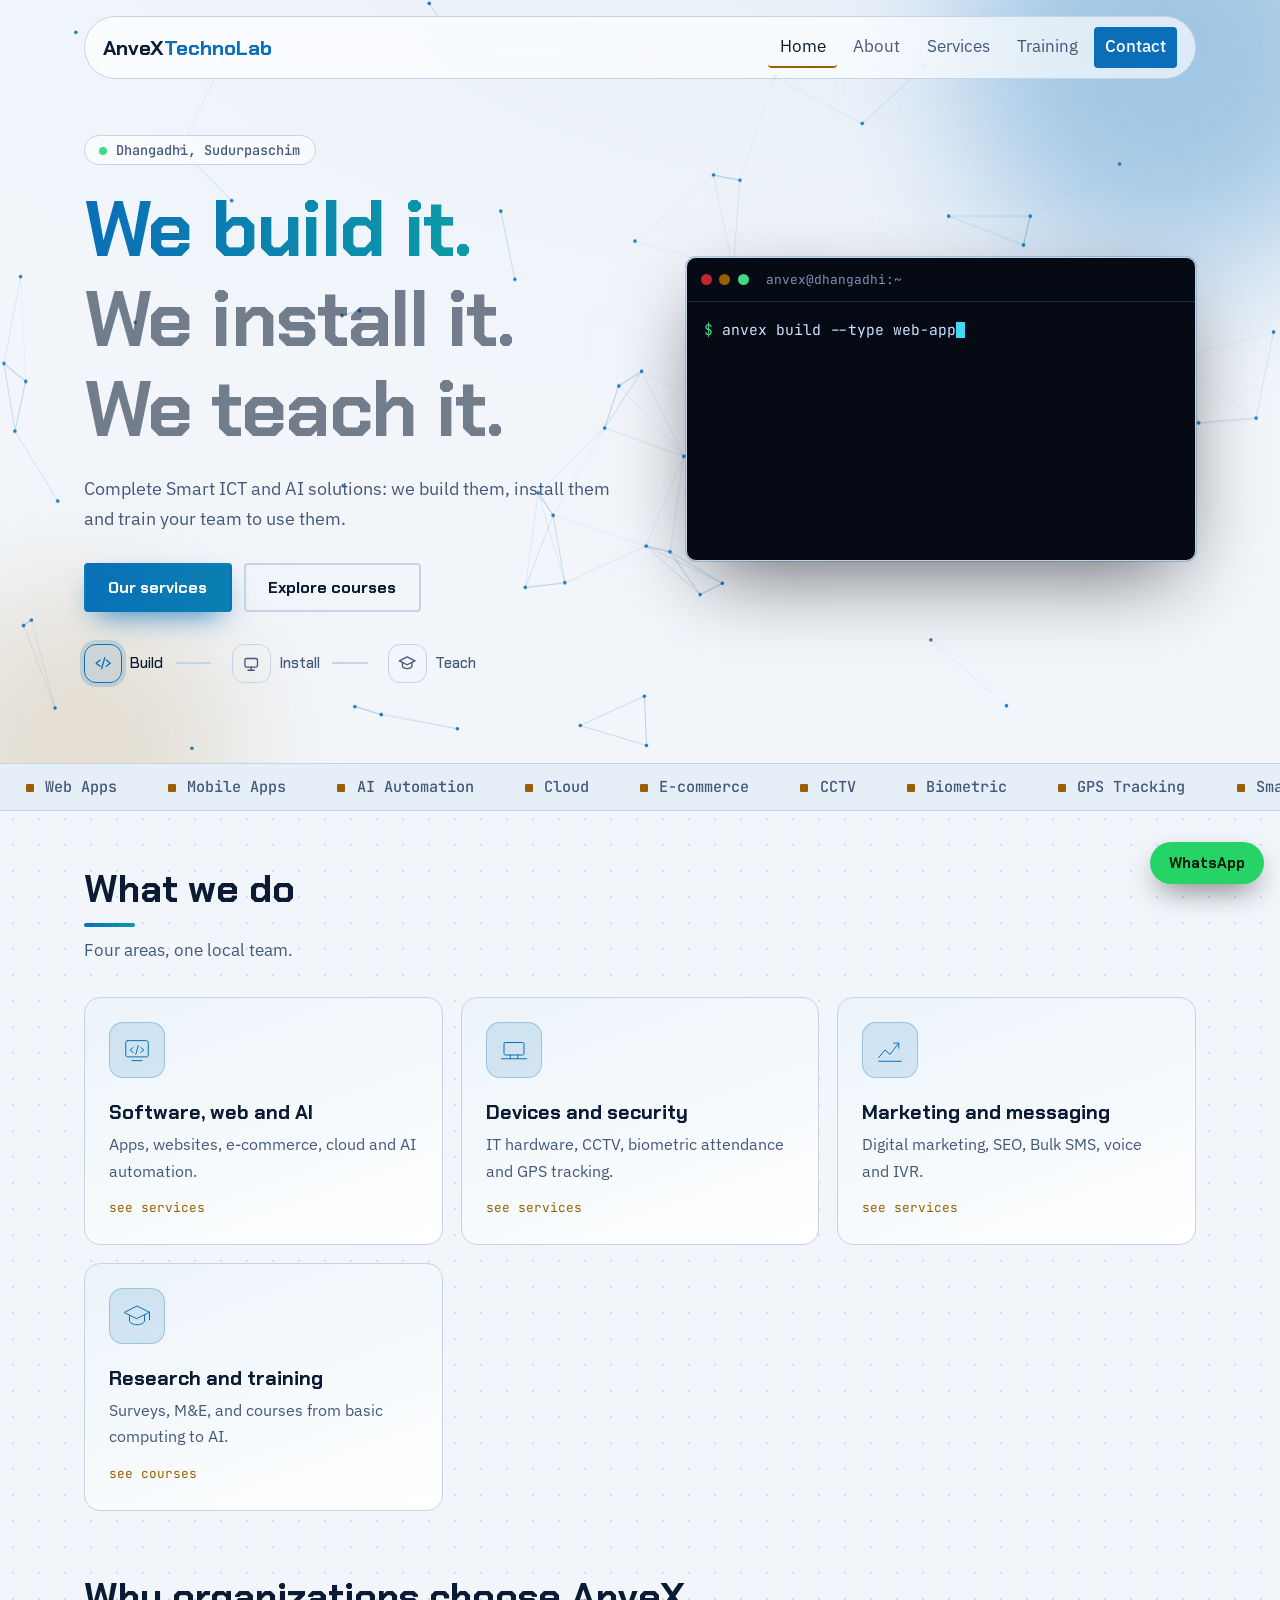
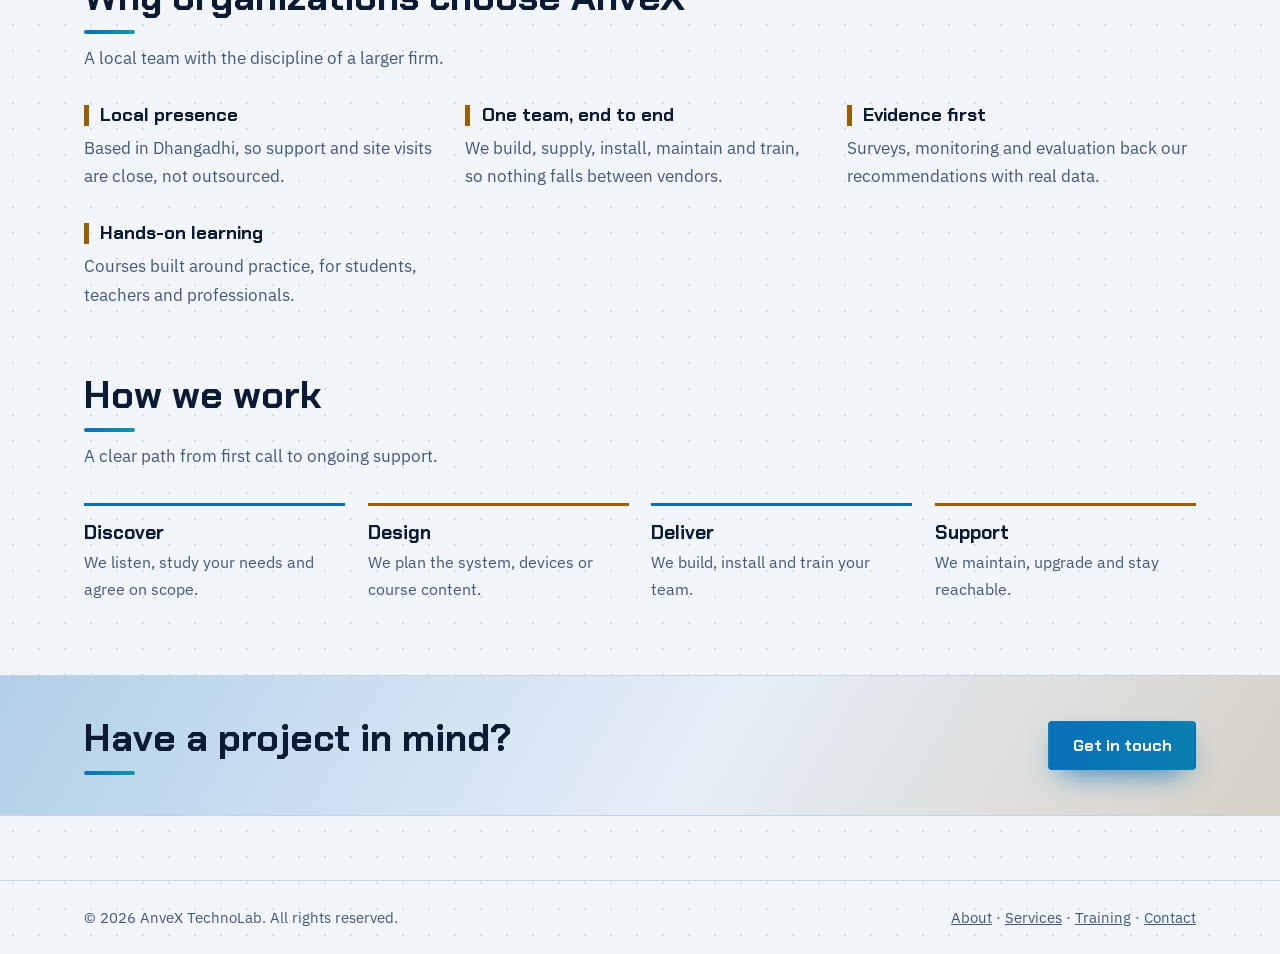
<file: index.html>
<!DOCTYPE html>
<html lang="en">
<head>
<meta charset="utf-8">
<meta name="viewport" content="width=device-width, initial-scale=1, viewport-fit=cover">
<title>AnveX TechnoLab | Smart ICT Solutions & AI Training Nepal</title>
<meta name="description" content="AnveX TechnoLab: ICT services, AI automation, security devices, digital marketing, research and industry-ready technology training in Dhangadhi, Nepal.">
<meta name="keywords" content="AnveX TechnoLab, IT institute Dhangadhi, ICT solutions Nepal, AI training Dhangadhi, computer course Dhangadhi, cyber security Nepal, CCTV Dhangadhi">
<meta property="og:title" content="AnveX TechnoLab | Smart ICT Solutions & AI Training Nepal">
<meta property="og:description" content="AnveX TechnoLab: ICT services, AI automation, security devices, digital marketing, research and industry-ready technology training in Dhangadhi, Nepal.">
<link rel="canonical" href="https://dineshuba-oss.github.io/index/">
<meta property="og:type" content="website">
<meta property="og:site_name" content="AnveX TechnoLab">
<meta property="og:url" content="https://dineshuba-oss.github.io/index/">
<meta property="og:image" content="https://dineshuba-oss.github.io/index/images/og-card.jpg">
<meta property="og:image:width" content="1200">
<meta property="og:image:height" content="630">
<meta name="twitter:card" content="summary_large_image">
<meta name="twitter:title" content="AnveX TechnoLab | Smart ICT Solutions & AI Training Nepal">
<meta name="twitter:description" content="AnveX TechnoLab: ICT services, AI automation, security devices, digital marketing, research and industry-ready technology training in Dhangadhi, Nepal.">
<meta name="twitter:image" content="https://dineshuba-oss.github.io/index/images/og-card.jpg">
<script type="application/ld+json">{
 "@context": "https://schema.org",
 "@type": "LocalBusiness",
 "name": "AnveX TechnoLab",
 "url": "https://dineshuba-oss.github.io/index/",
 "image": "https://dineshuba-oss.github.io/index/images/og-card.jpg",
 "description": "ICT solutions, AI automation, security and surveillance devices, digital marketing, research and training from Dhangadhi, Nepal.",
 "telephone": "+977-9852675987",
 "email": "anvextechnolab@gmail.com",
 "address": {
  "@type": "PostalAddress",
  "addressLocality": "Dhangadhi",
  "addressRegion": "Sudurpaschim Province",
  "addressCountry": "NP"
 },
 "areaServed": [
  "Nepal",
  "Worldwide"
 ]
}</script>
<link rel="icon" href="data:image/svg+xml,%3Csvg xmlns='http://www.w3.org/2000/svg' viewBox='0 0 100 100'%3E%3Ctext y='.9em' font-size='90'%3E%F0%9F%92%A0%3C/text%3E%3C/svg%3E">
<link rel="preconnect" href="https://fonts.googleapis.com">
<link rel="preconnect" href="https://fonts.gstatic.com" crossorigin>
<link href="https://fonts.googleapis.com/css2?family=Chakra+Petch:wght@500;700&family=IBM+Plex+Sans:wght@400;500&family=JetBrains+Mono:wght@400;700&display=swap" rel="stylesheet">
<link rel="stylesheet" href="style.css">
</head>
<body>
<header class="top">
  <canvas id="net" aria-hidden="true"></canvas>
  <div class="orb o1" aria-hidden="true"></div><div class="orb o2" aria-hidden="true"></div>
  <div class="wrap">
    <nav>
      <a class="logo" href="index.html">AnveX<b>TechnoLab</b></a>
      <button class="menu" type="button" aria-expanded="false" aria-controls="links">Menu</button>
      <div class="links" id="links"><a class="on" href="index.html" aria-current="page">Home</a><a href="about.html">About</a><a href="services.html">Services</a><a href="training.html">Training</a><a class="cta" href="contact.html">Contact</a></div>
    </nav>
          <div class="hero">
        <div>
          <span class="badge">Dhangadhi, Sudurpaschim</span>
          <h1 id="h1"><span class="line l1">We build it.</span><span class="line l2">We install it.</span><span class="line l3">We teach it.</span></h1>
          <p class="lead">Complete Smart ICT and AI solutions: we build them, install them and train your team to use them.</p>
          <div class="btns"><a class="btn main" href="services.html">Our services</a><a class="btn alt" href="training.html">Explore courses</a></div>
          <ol class="flow" aria-hidden="true">
            <li><svg viewBox="0 0 24 24"><path d="M8 8l-5 4 5 4M16 8l5 4-5 4M14 5l-4 14"/></svg><span>Build</span></li>
            <li><svg viewBox="0 0 24 24"><rect x="4" y="6" width="16" height="11" rx="2"/><path d="M8 21h8M12 17v4"/></svg><span>Install</span></li>
            <li><svg viewBox="0 0 24 24"><path d="M2 9l10-5 10 5-10 5z"/><path d="M6 11v5c0 1.5 3 3 6 3s6-1.5 6-3v-5"/></svg><span>Teach</span></li>
          </ol>
        </div>
        <div class="term" role="img" aria-label="Animated terminal showing AnveX services">
          <div class="bar"><i></i><i></i><i></i><span>anvex@dhangadhi:~</span></div>
          <div id="tbody"></div>
        </div>
      </div>
    
  </div>
</header>
<div class="tick" aria-hidden="true"><div id="tk"></div></div>
<main>
  <section><div class="wrap">
    <h2>What we do</h2>
    <p class="sub">Four areas, one local team.</p>
    <div class="grid">
      <a class="card" href="services.html"><svg viewBox="0 0 48 48"><rect x="6" y="9" width="36" height="26" rx="3"/><path d="M18 20l-5 4 5 4M30 20l5 4-5 4M26 17l-4 14M16 41h16"/></svg><h3>Software, web and AI</h3><p>Apps, websites, e-commerce, cloud and AI automation.</p><span class="tag">see services</span></a>
      <a class="card" href="services.html"><svg viewBox="0 0 48 48"><rect x="8" y="12" width="32" height="20" rx="2"/><path d="M4 38h40M18 32v6M30 32v6"/></svg><h3>Devices and security</h3><p>IT hardware, CCTV, biometric attendance and GPS tracking.</p><span class="tag">see services</span></a>
      <a class="card" href="services.html"><svg viewBox="0 0 48 48"><path d="M6 36l10-12 8 7 14-18"/><path d="M30 13h8v8M6 42h36"/></svg><h3>Marketing and messaging</h3><p>Digital marketing, SEO, Bulk SMS, voice and IVR.</p><span class="tag">see services</span></a>
      <a class="card" href="training.html"><svg viewBox="0 0 48 48"><path d="M4 18L24 8l20 10-20 10z"/><path d="M12 23v9c0 3 6 6 12 6s12-3 12-6v-9M44 18v12"/></svg><h3>Research and training</h3><p>Surveys, M&amp;E, and courses from basic computing to AI.</p><span class="tag">see courses</span></a>
    </div>
  </div></section>
  <section><div class="wrap">
    <h2>Why organizations choose AnveX</h2>
    <p class="sub">A local team with the discipline of a larger firm.</p>
    <div class="cols">
      <div><h3>Local presence</h3><p>Based in Dhangadhi, so support and site visits are close, not outsourced.</p></div>
      <div><h3>One team, end to end</h3><p>We build, supply, install, maintain and train, so nothing falls between vendors.</p></div>
      <div><h3>Evidence first</h3><p>Surveys, monitoring and evaluation back our recommendations with real data.</p></div>
      <div><h3>Hands-on learning</h3><p>Courses built around practice, for students, teachers and professionals.</p></div>
    </div>
  </div></section>
  <section><div class="wrap">
    <h2>How we work</h2>
    <p class="sub">A clear path from first call to ongoing support.</p>
    <div class="steps">
      <div class="step"><h3>Discover</h3><p>We listen, study your needs and agree on scope.</p></div>
      <div class="step"><h3>Design</h3><p>We plan the system, devices or course content.</p></div>
      <div class="step"><h3>Deliver</h3><p>We build, install and train your team.</p></div>
      <div class="step"><h3>Support</h3><p>We maintain, upgrade and stay reachable.</p></div>
    </div>
  </div></section>
  <div class="strip"><div class="wrap"><h2>Have a project in mind?</h2><a class="btn main" href="contact.html">Get in touch</a></div></div>
</main>

<footer><div class="wrap"><span>© 2026 AnveX TechnoLab. All rights reserved.</span><span><a href="about.html">About</a> · <a href="services.html">Services</a> · <a href="training.html">Training</a> · <a href="contact.html">Contact</a></span></div></footer>
<a class="wa" href="https://wa.me/9779852675987" aria-label="Chat on WhatsApp">WhatsApp</a>
<script src="script.js"></script>
</body>
</html>
</file>
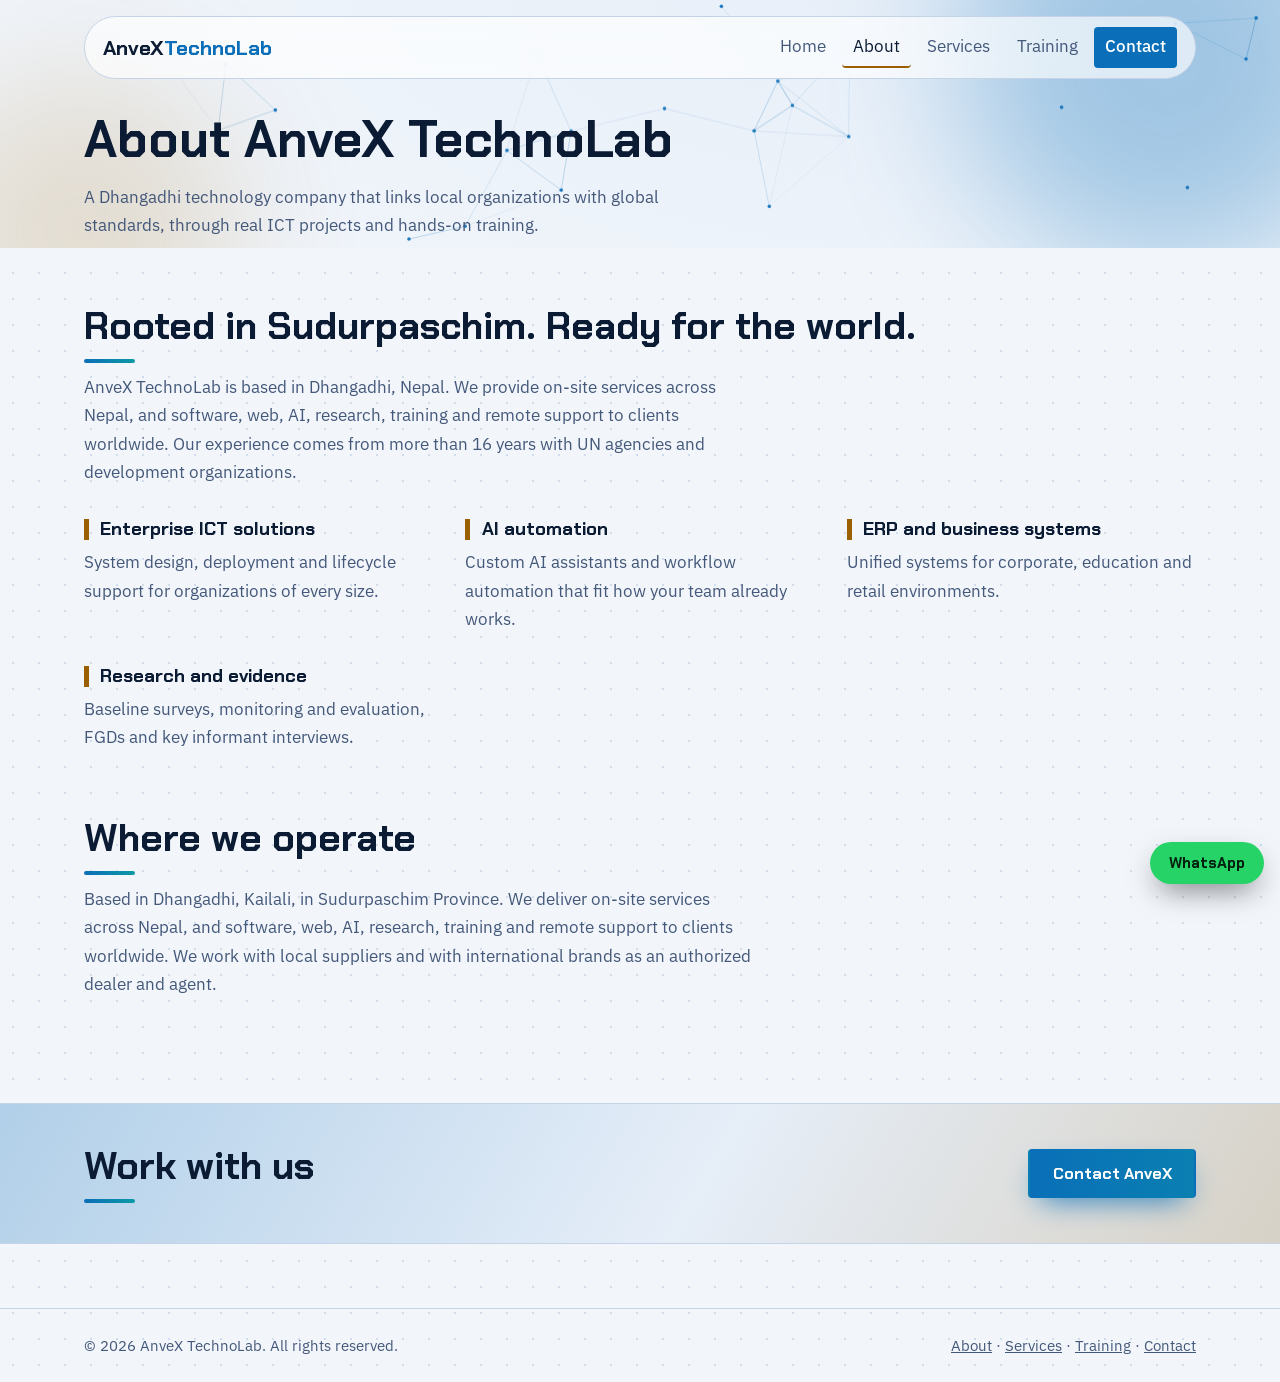
<file: about.html>
<!DOCTYPE html>
<html lang="en">
<head>
<meta charset="utf-8">
<meta name="viewport" content="width=device-width, initial-scale=1, viewport-fit=cover">
<title>About | AnveX TechnoLab, Dhangadhi</title>
<meta name="description" content="About AnveX TechnoLab, a Dhangadhi technology company delivering ICT solutions, AI automation, research and training across Nepal and worldwide.">
<meta name="keywords" content="AnveX TechnoLab, IT institute Dhangadhi, ICT solutions Nepal, AI training Dhangadhi, computer course Dhangadhi, cyber security Nepal, CCTV Dhangadhi">
<meta property="og:title" content="About | AnveX TechnoLab, Dhangadhi">
<meta property="og:description" content="About AnveX TechnoLab, a Dhangadhi technology company delivering ICT solutions, AI automation, research and training across Nepal and worldwide.">
<link rel="canonical" href="https://dineshuba-oss.github.io/index/about.html">
<meta property="og:type" content="website">
<meta property="og:site_name" content="AnveX TechnoLab">
<meta property="og:url" content="https://dineshuba-oss.github.io/index/about.html">
<meta property="og:image" content="https://dineshuba-oss.github.io/index/images/og-card.jpg">
<meta property="og:image:width" content="1200">
<meta property="og:image:height" content="630">
<meta name="twitter:card" content="summary_large_image">
<meta name="twitter:title" content="About | AnveX TechnoLab, Dhangadhi">
<meta name="twitter:description" content="About AnveX TechnoLab, a Dhangadhi technology company delivering ICT solutions, AI automation, research and training across Nepal and worldwide.">
<meta name="twitter:image" content="https://dineshuba-oss.github.io/index/images/og-card.jpg">
<link rel="icon" href="data:image/svg+xml,%3Csvg xmlns='http://www.w3.org/2000/svg' viewBox='0 0 100 100'%3E%3Ctext y='.9em' font-size='90'%3E%F0%9F%92%A0%3C/text%3E%3C/svg%3E">
<link rel="preconnect" href="https://fonts.googleapis.com">
<link rel="preconnect" href="https://fonts.gstatic.com" crossorigin>
<link href="https://fonts.googleapis.com/css2?family=Chakra+Petch:wght@500;700&family=IBM+Plex+Sans:wght@400;500&family=JetBrains+Mono:wght@400;700&display=swap" rel="stylesheet">
<link rel="stylesheet" href="style.css">
</head>
<body>
<header class="top">
  <canvas id="net" aria-hidden="true"></canvas>
  <div class="orb o1" aria-hidden="true"></div><div class="orb o2" aria-hidden="true"></div>
  <div class="wrap">
    <nav>
      <a class="logo" href="index.html">AnveX<b>TechnoLab</b></a>
      <button class="menu" type="button" aria-expanded="false" aria-controls="links">Menu</button>
      <div class="links" id="links"><a href="index.html">Home</a><a class="on" href="about.html" aria-current="page">About</a><a href="services.html">Services</a><a href="training.html">Training</a><a class="cta" href="contact.html">Contact</a></div>
    </nav>
    <div class="phead"><h1>About AnveX TechnoLab</h1><p>A Dhangadhi technology company that links local organizations with global standards, through real ICT projects and hands-on training.</p></div>
  </div>
</header>
<main>
  <section><div class="wrap">
    <h2>Rooted in Sudurpaschim. Ready for the world.</h2>
    <p class="sub">AnveX TechnoLab is based in Dhangadhi, Nepal. We provide on-site services across Nepal, and software, web, AI, research, training and remote support to clients worldwide. Our experience comes from more than 16 years with UN agencies and development organizations.</p>
    <div class="cols">
      <div><h3>Enterprise ICT solutions</h3><p>System design, deployment and lifecycle support for organizations of every size.</p></div>
      <div><h3>AI automation</h3><p>Custom AI assistants and workflow automation that fit how your team already works.</p></div>
      <div><h3>ERP and business systems</h3><p>Unified systems for corporate, education and retail environments.</p></div>
      <div><h3>Research and evidence</h3><p>Baseline surveys, monitoring and evaluation, FGDs and key informant interviews.</p></div>
    </div>
  </div></section>
  <section><div class="wrap">
    <h2>Where we operate</h2>
    <p class="sub">Based in Dhangadhi, Kailali, in Sudurpaschim Province. We deliver on-site services across Nepal, and software, web, AI, research, training and remote support to clients worldwide. We work with local suppliers and with international brands as an authorized dealer and agent.</p>
  </div></section>
  <div class="strip"><div class="wrap"><h2>Work with us</h2><a class="btn main" href="contact.html">Contact AnveX</a></div></div>
</main>

<footer><div class="wrap"><span>© 2026 AnveX TechnoLab. All rights reserved.</span><span><a href="about.html">About</a> · <a href="services.html">Services</a> · <a href="training.html">Training</a> · <a href="contact.html">Contact</a></span></div></footer>
<a class="wa" href="https://wa.me/9779852675987" aria-label="Chat on WhatsApp">WhatsApp</a>
<script src="script.js"></script>
</body>
</html>
</file>
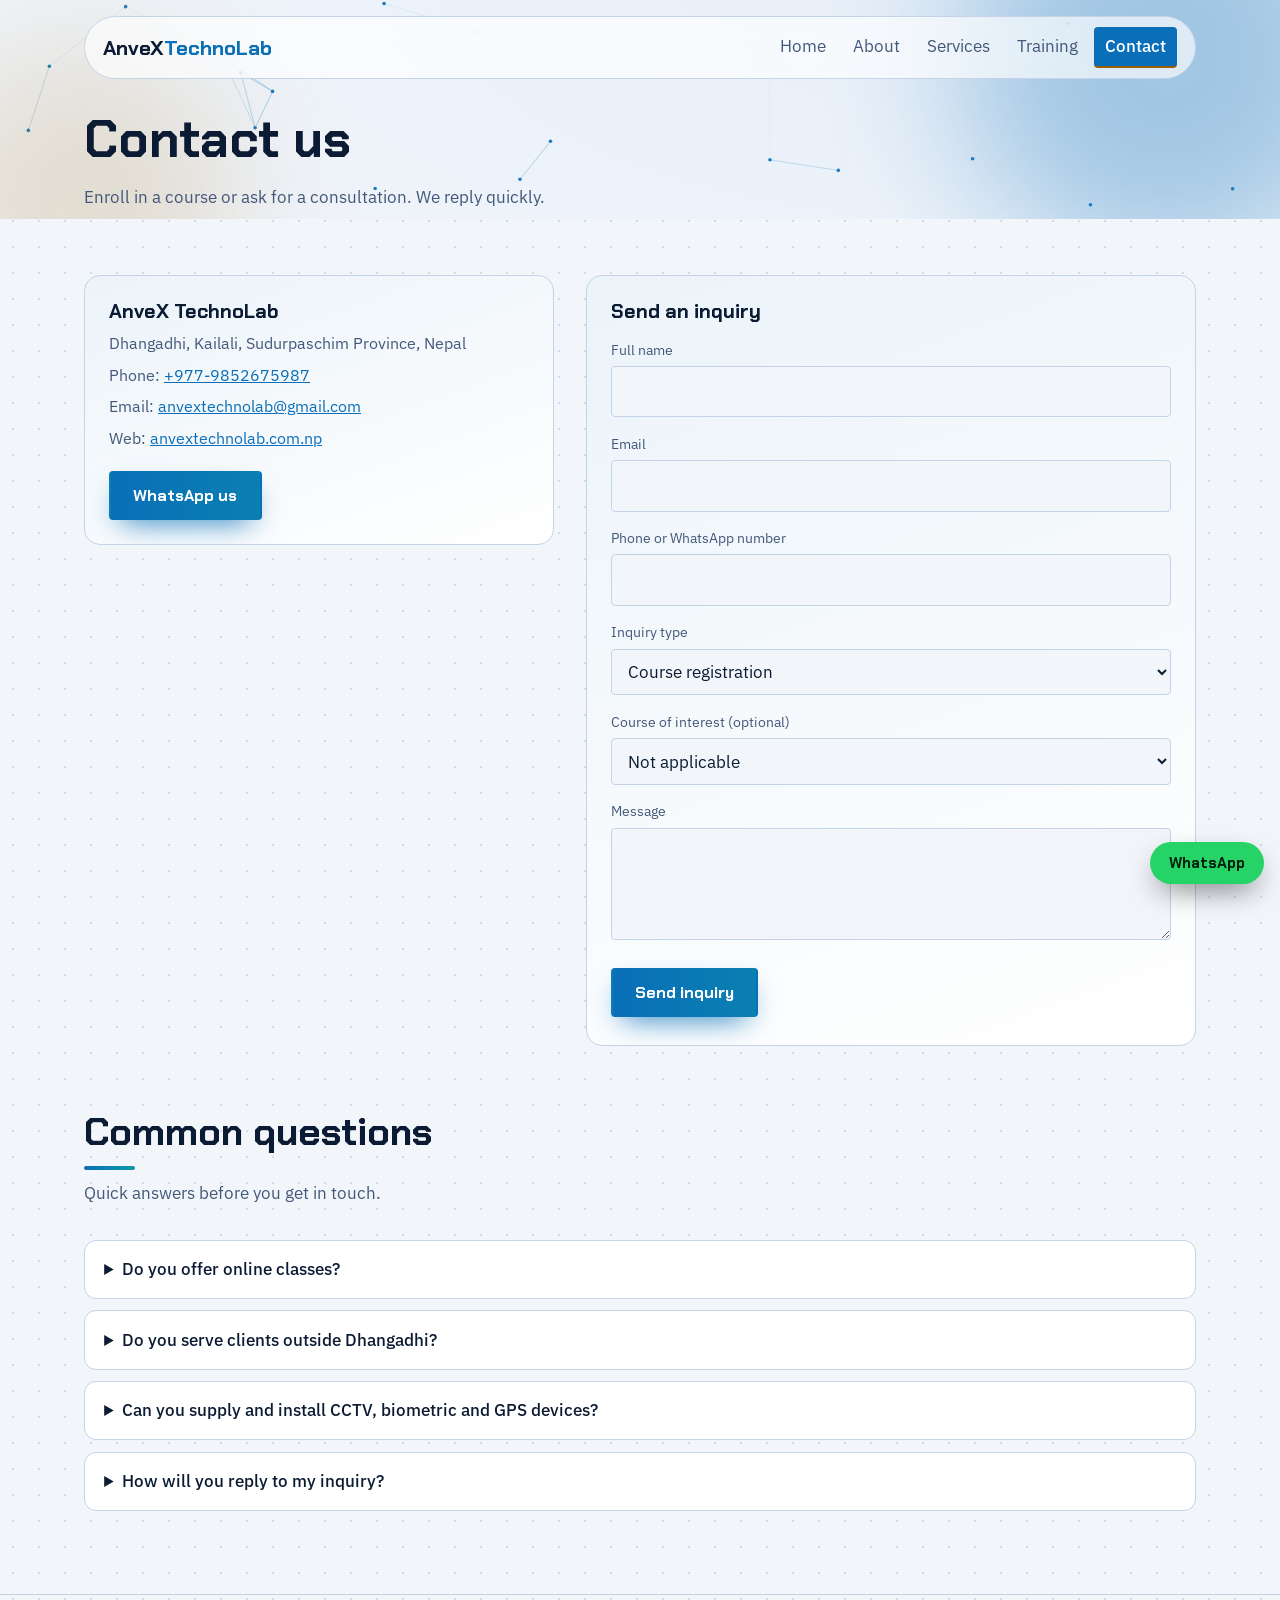
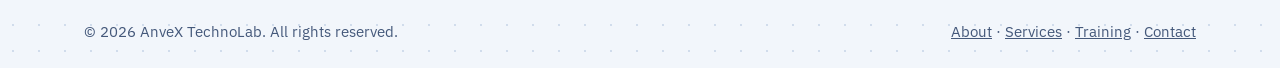
<file: contact.html>
<!DOCTYPE html>
<html lang="en">
<head>
<meta charset="utf-8">
<meta name="viewport" content="width=device-width, initial-scale=1, viewport-fit=cover">
<title>Contact | AnveX TechnoLab, Dhangadhi</title>
<meta name="description" content="Contact AnveX TechnoLab in Dhangadhi, Kailali. Phone +977-9852675987, email anvextechnolab@gmail.com.">
<meta name="keywords" content="AnveX TechnoLab, IT institute Dhangadhi, ICT solutions Nepal, AI training Dhangadhi, computer course Dhangadhi, cyber security Nepal, CCTV Dhangadhi">
<meta property="og:title" content="Contact | AnveX TechnoLab, Dhangadhi">
<meta property="og:description" content="Contact AnveX TechnoLab in Dhangadhi, Kailali. Phone +977-9852675987, email anvextechnolab@gmail.com.">
<link rel="canonical" href="https://dineshuba-oss.github.io/index/contact.html">
<meta property="og:type" content="website">
<meta property="og:site_name" content="AnveX TechnoLab">
<meta property="og:url" content="https://dineshuba-oss.github.io/index/contact.html">
<meta property="og:image" content="https://dineshuba-oss.github.io/index/images/og-card.jpg">
<meta property="og:image:width" content="1200">
<meta property="og:image:height" content="630">
<meta name="twitter:card" content="summary_large_image">
<meta name="twitter:title" content="Contact | AnveX TechnoLab, Dhangadhi">
<meta name="twitter:description" content="Contact AnveX TechnoLab in Dhangadhi, Kailali. Phone +977-9852675987, email anvextechnolab@gmail.com.">
<meta name="twitter:image" content="https://dineshuba-oss.github.io/index/images/og-card.jpg">
<link rel="icon" href="data:image/svg+xml,%3Csvg xmlns='http://www.w3.org/2000/svg' viewBox='0 0 100 100'%3E%3Ctext y='.9em' font-size='90'%3E%F0%9F%92%A0%3C/text%3E%3C/svg%3E">
<link rel="preconnect" href="https://fonts.googleapis.com">
<link rel="preconnect" href="https://fonts.gstatic.com" crossorigin>
<link href="https://fonts.googleapis.com/css2?family=Chakra+Petch:wght@500;700&family=IBM+Plex+Sans:wght@400;500&family=JetBrains+Mono:wght@400;700&display=swap" rel="stylesheet">
<link rel="stylesheet" href="style.css">
</head>
<body>
<header class="top">
  <canvas id="net" aria-hidden="true"></canvas>
  <div class="orb o1" aria-hidden="true"></div><div class="orb o2" aria-hidden="true"></div>
  <div class="wrap">
    <nav>
      <a class="logo" href="index.html">AnveX<b>TechnoLab</b></a>
      <button class="menu" type="button" aria-expanded="false" aria-controls="links">Menu</button>
      <div class="links" id="links"><a href="index.html">Home</a><a href="about.html">About</a><a href="services.html">Services</a><a href="training.html">Training</a><a class="cta on" href="contact.html" aria-current="page">Contact</a></div>
    </nav>
    <div class="phead"><h1>Contact us</h1><p>Enroll in a course or ask for a consultation. We reply quickly.</p></div>
  </div>
</header>
<main>
  <section><div class="wrap"><div class="cgrid">
    <div class="card"><h3>AnveX TechnoLab</h3>
      <p>Dhangadhi, Kailali, Sudurpaschim Province, Nepal</p>
      <p>Phone: <a href="tel:+9779852675987">+977-9852675987</a></p>
      <p>Email: <a href="mailto:anvextechnolab@gmail.com">anvextechnolab@gmail.com</a></p>
      <p>Web: <a href="https://anvextechnolab.com.np">anvextechnolab.com.np</a></p>
      <div class="btns" style="margin-top:1.2rem"><a class="btn main" href="https://wa.me/9779852675987">WhatsApp us</a></div>
    </div>
    <div class="card">
      <h3>Send an inquiry</h3>
      <form id="f">
        <label for="n">Full name</label><input id="n" autocomplete="name" required>
        <label for="e">Email</label><input id="e" type="email" autocomplete="email">
        <label for="ph">Phone or WhatsApp number</label><input id="ph" type="tel" autocomplete="tel" required>
        <label for="t">Inquiry type</label>
        <select id="t"><option>Course registration</option><option>ICT services and consultation</option><option>Devices and security</option><option>Research and surveys</option></select>
        <label for="c">Course of interest (optional)</label>
        <select id="c"><option>Not applicable</option><option>AI for Teachers</option><option>AI Prompt Engineering</option><option>AI with Excel</option><option>Cyber Security</option><option>IT Support Technician</option><option>Basic Computer Skills</option><option>Digital Marketing</option></select>
        <label for="m">Message</label><textarea id="m"></textarea>
        <input class="hp" id="hp" tabindex="-1" autocomplete="off" aria-hidden="true">
        <button class="btn main" type="submit" id="sb">Send inquiry</button>
        <p id="fs" role="status"></p>
      </form>
    </div>
  </div></div></section>

  <section><div class="wrap">
    <h2>Common questions</h2>
    <p class="sub">Quick answers before you get in touch.</p>
    <details><summary>Do you offer online classes?</summary><p>AI for Teachers and IT Support Technician run online and physical. Cyber Security is physical only.</p></details>
    <details><summary>Do you serve clients outside Dhangadhi?</summary><p>Yes. We deliver on-site services across Nepal, and software, training and remote support worldwide.</p></details>
    <details><summary>Can you supply and install CCTV, biometric and GPS devices?</summary><p>Yes. We supply, install, configure and maintain them.</p></details>
    <details><summary>How will you reply to my inquiry?</summary><p>We contact you on the phone or WhatsApp number you submit in the form.</p></details>
  </div></section>
</main>

<footer><div class="wrap"><span>© 2026 AnveX TechnoLab. All rights reserved.</span><span><a href="about.html">About</a> · <a href="services.html">Services</a> · <a href="training.html">Training</a> · <a href="contact.html">Contact</a></span></div></footer>
<a class="wa" href="https://wa.me/9779852675987" aria-label="Chat on WhatsApp">WhatsApp</a>
<script src="script.js"></script>
</body>
</html>
</file>
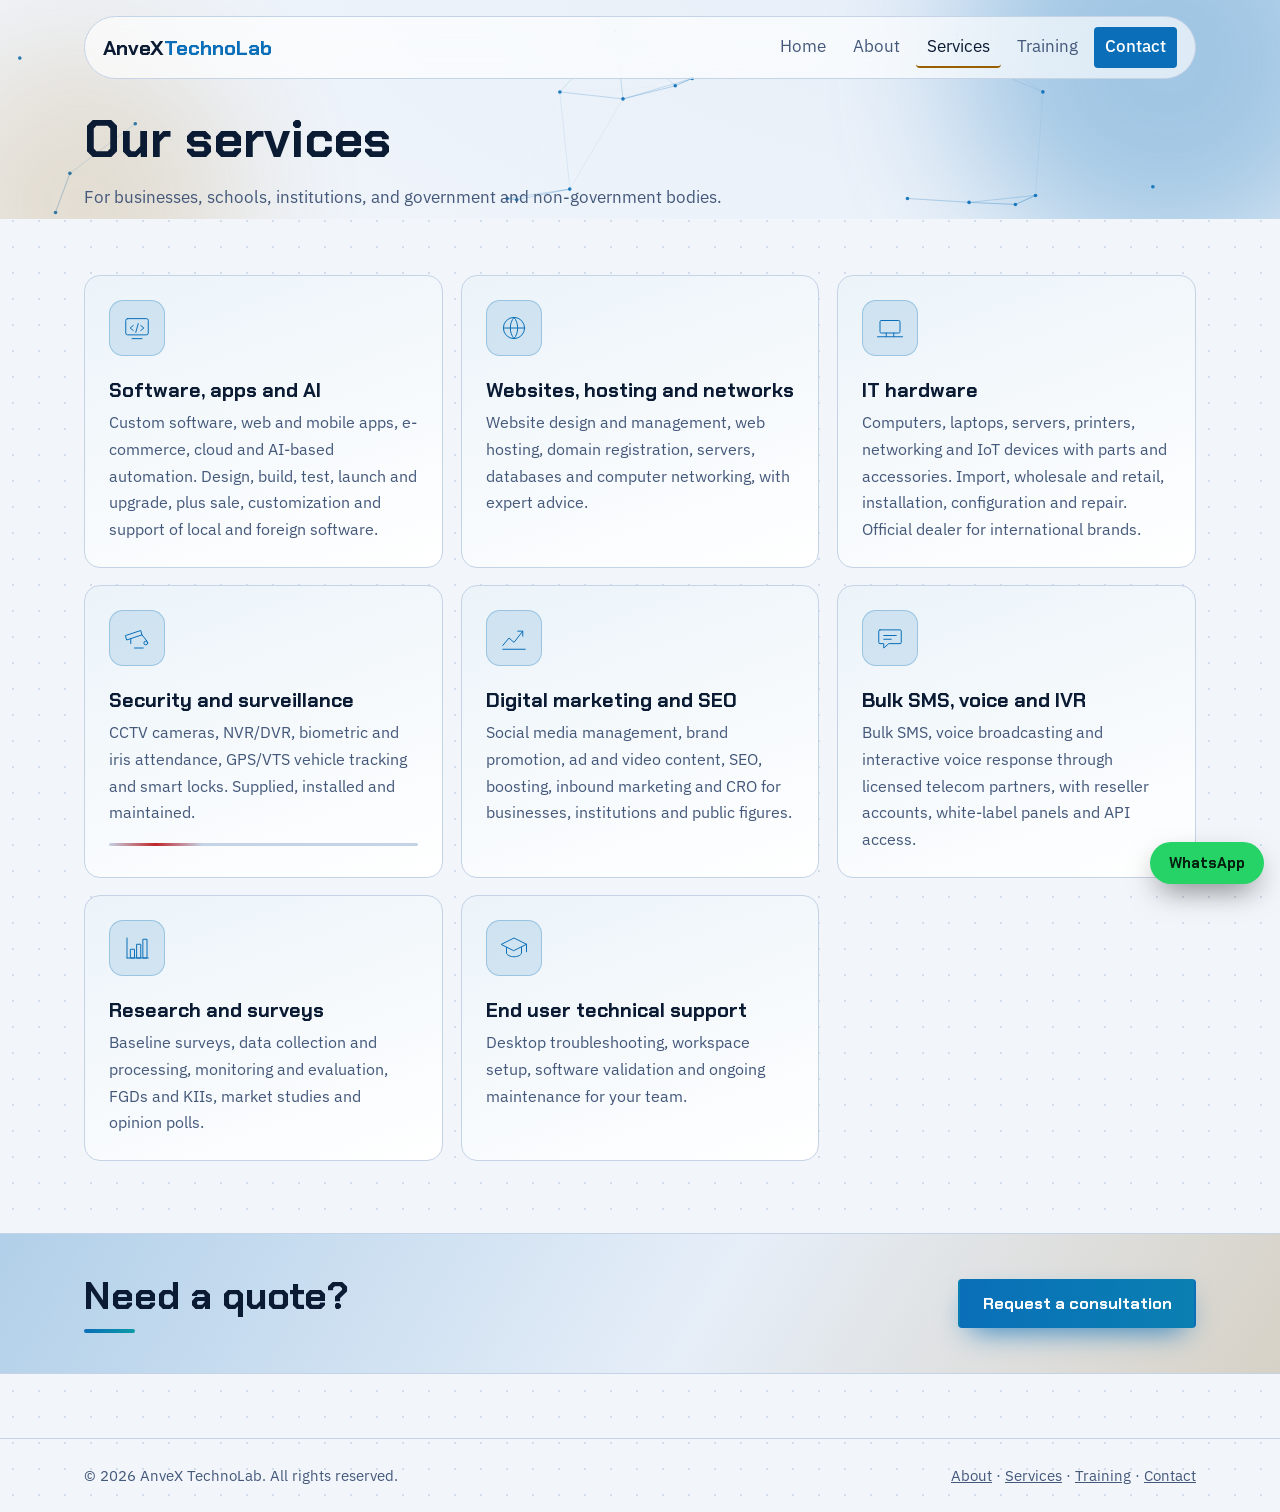
<file: services.html>
<!DOCTYPE html>
<html lang="en">
<head>
<meta charset="utf-8">
<meta name="viewport" content="width=device-width, initial-scale=1, viewport-fit=cover">
<title>ICT Services | AnveX TechnoLab, Dhangadhi</title>
<meta name="description" content="Software, web, AI, IT hardware, CCTV, GPS tracking, digital marketing, Bulk SMS, research and technical support from AnveX TechnoLab, Dhangadhi.">
<meta name="keywords" content="AnveX TechnoLab, IT institute Dhangadhi, ICT solutions Nepal, AI training Dhangadhi, computer course Dhangadhi, cyber security Nepal, CCTV Dhangadhi">
<meta property="og:title" content="ICT Services | AnveX TechnoLab, Dhangadhi">
<meta property="og:description" content="Software, web, AI, IT hardware, CCTV, GPS tracking, digital marketing, Bulk SMS, research and technical support from AnveX TechnoLab, Dhangadhi.">
<link rel="canonical" href="https://dineshuba-oss.github.io/index/services.html">
<meta property="og:type" content="website">
<meta property="og:site_name" content="AnveX TechnoLab">
<meta property="og:url" content="https://dineshuba-oss.github.io/index/services.html">
<meta property="og:image" content="https://dineshuba-oss.github.io/index/images/og-card.jpg">
<meta property="og:image:width" content="1200">
<meta property="og:image:height" content="630">
<meta name="twitter:card" content="summary_large_image">
<meta name="twitter:title" content="ICT Services | AnveX TechnoLab, Dhangadhi">
<meta name="twitter:description" content="Software, web, AI, IT hardware, CCTV, GPS tracking, digital marketing, Bulk SMS, research and technical support from AnveX TechnoLab, Dhangadhi.">
<meta name="twitter:image" content="https://dineshuba-oss.github.io/index/images/og-card.jpg">
<link rel="icon" href="data:image/svg+xml,%3Csvg xmlns='http://www.w3.org/2000/svg' viewBox='0 0 100 100'%3E%3Ctext y='.9em' font-size='90'%3E%F0%9F%92%A0%3C/text%3E%3C/svg%3E">
<link rel="preconnect" href="https://fonts.googleapis.com">
<link rel="preconnect" href="https://fonts.gstatic.com" crossorigin>
<link href="https://fonts.googleapis.com/css2?family=Chakra+Petch:wght@500;700&family=IBM+Plex+Sans:wght@400;500&family=JetBrains+Mono:wght@400;700&display=swap" rel="stylesheet">
<link rel="stylesheet" href="style.css">
</head>
<body>
<header class="top">
  <canvas id="net" aria-hidden="true"></canvas>
  <div class="orb o1" aria-hidden="true"></div><div class="orb o2" aria-hidden="true"></div>
  <div class="wrap">
    <nav>
      <a class="logo" href="index.html">AnveX<b>TechnoLab</b></a>
      <button class="menu" type="button" aria-expanded="false" aria-controls="links">Menu</button>
      <div class="links" id="links"><a href="index.html">Home</a><a href="about.html">About</a><a class="on" href="services.html" aria-current="page">Services</a><a href="training.html">Training</a><a class="cta" href="contact.html">Contact</a></div>
    </nav>
    <div class="phead"><h1>Our services</h1><p>For businesses, schools, institutions, and government and non-government bodies.</p></div>
  </div>
</header>
<main>
  <section><div class="wrap"><div class="grid">
    <article class="card"><svg viewBox="0 0 48 48"><rect x="6" y="9" width="36" height="26" rx="3"/><path d="M18 20l-5 4 5 4M30 20l5 4-5 4M26 17l-4 14M16 41h16"/></svg><h3>Software, apps and AI</h3><p>Custom software, web and mobile apps, e-commerce, cloud and AI-based automation. Design, build, test, launch and upgrade, plus sale, customization and support of local and foreign software.</p></article>
    <article class="card"><svg viewBox="0 0 48 48"><circle cx="24" cy="24" r="17"/><path d="M7 24h34M24 7c-8 9-8 25 0 34M24 7c8 9 8 25 0 34"/></svg><h3>Websites, hosting and networks</h3><p>Website design and management, web hosting, domain registration, servers, databases and computer networking, with expert advice.</p></article>
    <article class="card"><svg viewBox="0 0 48 48"><rect x="8" y="12" width="32" height="20" rx="2"/><path d="M4 38h40M18 32v6M30 32v6"/></svg><h3>IT hardware</h3><p>Computers, laptops, servers, printers, networking and IoT devices with parts and accessories. Import, wholesale and retail, installation, configuration and repair. Official dealer for international brands.</p></article>
    <article class="card"><svg viewBox="0 0 48 48"><path d="M6 20l24-8 2 7L8 27z"/><path d="M14 25v8M32 19l8 10M20 40h14"/><circle cx="38" cy="32" r="3"/></svg><h3>Security and surveillance</h3><p>CCTV cameras, NVR/DVR, biometric and iris attendance, GPS/VTS vehicle tracking and smart locks. Supplied, installed and maintained.</p><div class="scan"></div></article>
    <article class="card"><svg viewBox="0 0 48 48"><path d="M6 36l10-12 8 7 14-18"/><path d="M30 13h8v8M6 42h36"/></svg><h3>Digital marketing and SEO</h3><p>Social media management, brand promotion, ad and video content, SEO, boosting, inbound marketing and CRO for businesses, institutions and public figures.</p></article>
    <article class="card"><svg viewBox="0 0 48 48"><path d="M8 11h32a2 2 0 012 2v18a2 2 0 01-2 2H22l-8 7v-7H8a2 2 0 01-2-2V13a2 2 0 012-2z"/><path d="M14 20h20M14 26h12"/></svg><h3>Bulk SMS, voice and IVR</h3><p>Bulk SMS, voice broadcasting and interactive voice response through licensed telecom partners, with reseller accounts, white-label panels and API access.</p></article>
    <article class="card"><svg viewBox="0 0 48 48"><path d="M8 40V8M8 40h34"/><rect x="14" y="26" width="6" height="14"/><rect x="24" y="18" width="6" height="22"/><rect x="34" y="10" width="6" height="30"/></svg><h3>Research and surveys</h3><p>Baseline surveys, data collection and processing, monitoring and evaluation, FGDs and KIIs, market studies and opinion polls.</p></article>
    <article class="card"><svg viewBox="0 0 48 48"><path d="M4 18L24 8l20 10-20 10z"/><path d="M12 23v9c0 3 6 6 12 6s12-3 12-6v-9M44 18v12"/></svg><h3>End user technical support</h3><p>Desktop troubleshooting, workspace setup, software validation and ongoing maintenance for your team.</p></article>
  </div></div></section>
  <div class="strip"><div class="wrap"><h2>Need a quote?</h2><a class="btn main" href="contact.html">Request a consultation</a></div></div>
</main>

<footer><div class="wrap"><span>© 2026 AnveX TechnoLab. All rights reserved.</span><span><a href="about.html">About</a> · <a href="services.html">Services</a> · <a href="training.html">Training</a> · <a href="contact.html">Contact</a></span></div></footer>
<a class="wa" href="https://wa.me/9779852675987" aria-label="Chat on WhatsApp">WhatsApp</a>
<script src="script.js"></script>
</body>
</html>
</file>
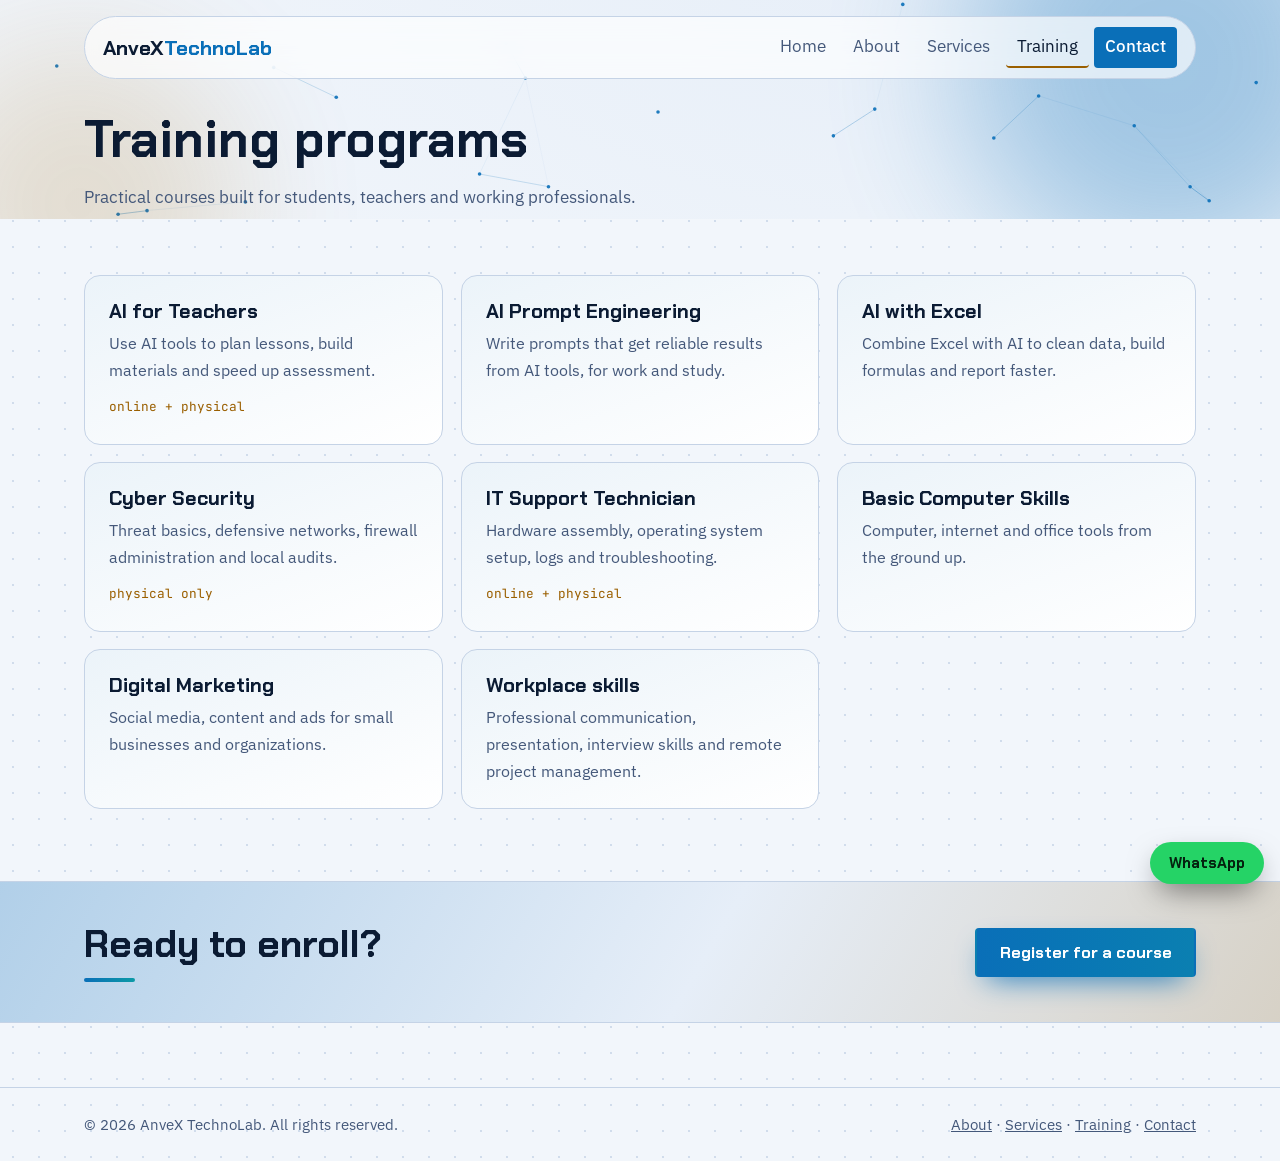
<file: training.html>
<!DOCTYPE html>
<html lang="en">
<head>
<meta charset="utf-8">
<meta name="viewport" content="width=device-width, initial-scale=1, viewport-fit=cover">
<title>Training Programs | AnveX TechnoLab, Dhangadhi</title>
<meta name="description" content="AI for Teachers, AI Prompt Engineering, Cyber Security, IT Support Technician, Basic Computer and Digital Marketing courses in Dhangadhi.">
<meta name="keywords" content="AnveX TechnoLab, IT institute Dhangadhi, ICT solutions Nepal, AI training Dhangadhi, computer course Dhangadhi, cyber security Nepal, CCTV Dhangadhi">
<meta property="og:title" content="Training Programs | AnveX TechnoLab, Dhangadhi">
<meta property="og:description" content="AI for Teachers, AI Prompt Engineering, Cyber Security, IT Support Technician, Basic Computer and Digital Marketing courses in Dhangadhi.">
<link rel="canonical" href="https://dineshuba-oss.github.io/index/training.html">
<meta property="og:type" content="website">
<meta property="og:site_name" content="AnveX TechnoLab">
<meta property="og:url" content="https://dineshuba-oss.github.io/index/training.html">
<meta property="og:image" content="https://dineshuba-oss.github.io/index/images/og-card.jpg">
<meta property="og:image:width" content="1200">
<meta property="og:image:height" content="630">
<meta name="twitter:card" content="summary_large_image">
<meta name="twitter:title" content="Training Programs | AnveX TechnoLab, Dhangadhi">
<meta name="twitter:description" content="AI for Teachers, AI Prompt Engineering, Cyber Security, IT Support Technician, Basic Computer and Digital Marketing courses in Dhangadhi.">
<meta name="twitter:image" content="https://dineshuba-oss.github.io/index/images/og-card.jpg">
<link rel="icon" href="data:image/svg+xml,%3Csvg xmlns='http://www.w3.org/2000/svg' viewBox='0 0 100 100'%3E%3Ctext y='.9em' font-size='90'%3E%F0%9F%92%A0%3C/text%3E%3C/svg%3E">
<link rel="preconnect" href="https://fonts.googleapis.com">
<link rel="preconnect" href="https://fonts.gstatic.com" crossorigin>
<link href="https://fonts.googleapis.com/css2?family=Chakra+Petch:wght@500;700&family=IBM+Plex+Sans:wght@400;500&family=JetBrains+Mono:wght@400;700&display=swap" rel="stylesheet">
<link rel="stylesheet" href="style.css">
</head>
<body>
<header class="top">
  <canvas id="net" aria-hidden="true"></canvas>
  <div class="orb o1" aria-hidden="true"></div><div class="orb o2" aria-hidden="true"></div>
  <div class="wrap">
    <nav>
      <a class="logo" href="index.html">AnveX<b>TechnoLab</b></a>
      <button class="menu" type="button" aria-expanded="false" aria-controls="links">Menu</button>
      <div class="links" id="links"><a href="index.html">Home</a><a href="about.html">About</a><a href="services.html">Services</a><a class="on" href="training.html" aria-current="page">Training</a><a class="cta" href="contact.html">Contact</a></div>
    </nav>
    <div class="phead"><h1>Training programs</h1><p>Practical courses built for students, teachers and working professionals.</p></div>
  </div>
</header>
<main>
  <section><div class="wrap"><div class="grid">
    <article class="card"><h3>AI for Teachers</h3><p>Use AI tools to plan lessons, build materials and speed up assessment.</p><span class="tag">online + physical</span></article>
    <article class="card"><h3>AI Prompt Engineering</h3><p>Write prompts that get reliable results from AI tools, for work and study.</p></article>
    <article class="card"><h3>AI with Excel</h3><p>Combine Excel with AI to clean data, build formulas and report faster.</p></article>
    <article class="card"><h3>Cyber Security</h3><p>Threat basics, defensive networks, firewall administration and local audits.</p><span class="tag">physical only</span></article>
    <article class="card"><h3>IT Support Technician</h3><p>Hardware assembly, operating system setup, logs and troubleshooting.</p><span class="tag">online + physical</span></article>
    <article class="card"><h3>Basic Computer Skills</h3><p>Computer, internet and office tools from the ground up.</p></article>
    <article class="card"><h3>Digital Marketing</h3><p>Social media, content and ads for small businesses and organizations.</p></article>
    <article class="card"><h3>Workplace skills</h3><p>Professional communication, presentation, interview skills and remote project management.</p></article>
  </div></div></section>
  <div class="strip"><div class="wrap"><h2>Ready to enroll?</h2><a class="btn main" href="contact.html">Register for a course</a></div></div>
</main>

<footer><div class="wrap"><span>© 2026 AnveX TechnoLab. All rights reserved.</span><span><a href="about.html">About</a> · <a href="services.html">Services</a> · <a href="training.html">Training</a> · <a href="contact.html">Contact</a></span></div></footer>
<a class="wa" href="https://wa.me/9779852675987" aria-label="Chat on WhatsApp">WhatsApp</a>
<script src="script.js"></script>
</body>
</html>
</file>
<file: style.css>
:root{--bg:#070D1A;--bg2:#0C1630;--surface:#101C3A;--ink:#E6EEFB;--muted:#9DB0CF;--line:#223559;--accent:#3DD9F5;--gold:#F2B01E;--red:#E5484D;--term:#050A14;
box-sizing:border-box;padding-top:env(safe-area-inset-top,0px);padding-bottom:env(safe-area-inset-bottom,0px);color-scheme:dark}
@media (prefers-color-scheme:light){:root:not([data-theme="dark"]){--bg:#F2F6FB;--bg2:#E6EEF8;--surface:#FFFFFF;--ink:#0B1B33;--muted:#44587A;--line:#C5D3E6;--accent:#0A6FB8;--gold:#9A5F00;--red:#C0262B;color-scheme:light}}
:root[data-theme="light"]{--bg:#F2F6FB;--bg2:#E6EEF8;--surface:#FFFFFF;--ink:#0B1B33;--muted:#44587A;--line:#C5D3E6;--accent:#0A6FB8;--gold:#9A5F00;--red:#C0262B;color-scheme:light}
html{scroll-padding-top:env(safe-area-inset-top,0px)}
*,*::before,*::after{box-sizing:border-box}
body{margin:0;background:var(--bg);color:var(--ink);font:400 1.05rem/1.7 "IBM Plex Sans",system-ui,sans-serif;overflow-x:hidden}
a{color:var(--accent)}
:focus-visible{outline:3px solid var(--gold);outline-offset:3px}
.wrap{max-width:72rem;margin:0 auto;padding:0 1.25rem}
h1,h2,h3{font-family:"Chakra Petch","IBM Plex Sans",sans-serif;line-height:1.15;margin:0}
.top{position:relative;overflow:hidden;background:radial-gradient(1200px 500px at 80% -10%,var(--bg2),var(--bg))}
#net{position:absolute;inset:0;width:100%;height:100%}
.top .wrap{position:relative}
nav{display:flex;justify-content:space-between;align-items:center;gap:.8rem 1rem;flex-wrap:wrap;padding:1.2rem 0}
.logo{font:700 1.3rem "Chakra Petch",sans-serif;text-decoration:none;color:var(--ink)}
.logo b{color:var(--accent)}
nav .links{display:flex;flex-wrap:wrap;gap:.2rem .3rem;align-items:center}
nav .links a{color:var(--muted);text-decoration:none;padding:.3rem .7rem;border-radius:4px;border-bottom:2px solid transparent}
nav .links a:hover{color:var(--ink)}
nav .links a.on{color:var(--ink);border-bottom-color:var(--gold)}
nav .links a.cta{background:var(--accent);color:#04101C;font-weight:500}
.hero{display:grid;grid-template-columns:minmax(0,1.1fr) minmax(0,1fr);gap:2.5rem;align-items:center;padding:2.5rem 0 4rem}
h1{font-size:clamp(2.3rem,6vw,4.1rem);font-weight:700}
h1 .grad{background:linear-gradient(90deg,var(--accent),var(--gold));-webkit-background-clip:text;background-clip:text;color:transparent}
.lead{color:var(--muted);max-width:34rem;margin:1.2rem 0 1.8rem;font-size:1.12rem}
.btns{display:flex;flex-wrap:wrap;gap:.75rem}
.btn{display:inline-block;padding:.75rem 1.4rem;border-radius:4px;font:700 1rem "Chakra Petch",sans-serif;text-decoration:none;border:2px solid transparent;cursor:pointer}
.btn.main{background:var(--accent);color:#04101C}
.btn.alt{border-color:var(--line);color:var(--ink);background:transparent}
.btn:hover{border-color:var(--accent)}
.term{background:var(--term);border:1px solid var(--line);border-radius:10px;box-shadow:0 20px 60px rgba(0,0,0,.35);font:400 .92rem/1.65 "JetBrains Mono",monospace;color:#CFE3FF;min-height:19rem}
.bar{display:flex;gap:.45rem;align-items:center;padding:.7rem .9rem;border-bottom:1px solid #1B2C4D;color:#7F93B5;font-size:.8rem}
.bar i{width:.7rem;height:.7rem;border-radius:50%;background:var(--red)}.bar i:nth-child(2){background:var(--gold)}.bar i:nth-child(3){background:#3DDC84}
.bar span{margin-left:.6rem}
#tbody{padding:1rem 1.1rem;white-space:pre-wrap;word-break:break-word}
.p{color:#3DDC84}.ok{color:#F2B01E}
.cur{display:inline-block;width:.6em;height:1.1em;background:#3DD9F5;vertical-align:-.2em;animation:blink 1s steps(1) infinite}
@keyframes blink{50%{opacity:0}}
.tick{border-block:1px solid var(--line);background:var(--bg2);overflow:hidden;white-space:nowrap;font:500 .95rem "JetBrains Mono",monospace;color:var(--muted)}
.tick div{display:inline-block;padding:.8rem 0;animation:slide 38s linear infinite}
.tick span{margin:0 1.6rem}.tick span::before{content:"";display:inline-block;width:.5rem;height:.5rem;margin-right:.7rem;background:var(--gold);border-radius:1px}
@keyframes slide{to{transform:translateX(-50%)}}
.phead{padding:2rem 0 .5rem}
.phead h1{font-size:clamp(2rem,5vw,3.2rem)}
.phead p{color:var(--muted);max-width:40rem;margin:.8rem 0 0}
section{padding:3.5rem 0 .5rem}
h2{font-size:clamp(1.7rem,4vw,2.4rem);margin-bottom:.6rem}
.sub{color:var(--muted);max-width:42rem;margin:0 0 2rem}
.grid{display:grid;grid-template-columns:repeat(auto-fit,minmax(18.5rem,1fr));gap:1.1rem}
.card{position:relative;background:var(--surface);border:1px solid var(--line);border-radius:8px;padding:1.5rem;overflow:hidden;color:inherit;text-decoration:none;display:block}
.card::before{content:"";position:absolute;inset:0;background:radial-gradient(260px circle at var(--mx,50%) var(--my,0%),color-mix(in srgb,var(--accent) 22%,transparent),transparent 70%);opacity:0;transition:opacity .25s}
.card:hover::before{opacity:1}
.card>*{position:relative}
.card svg{width:2.6rem;height:2.6rem;stroke:var(--accent);fill:none;stroke-width:1.6;stroke-linecap:round;stroke-linejoin:round;margin-bottom:.9rem}
.card h3{font-size:1.25rem;margin-bottom:.45rem}
.card p{margin:0;color:var(--muted);font-size:.98rem}
.tag{display:inline-block;margin-top:.9rem;font:400 .8rem "JetBrains Mono",monospace;color:var(--gold)}
.chips{display:flex;flex-wrap:wrap;gap:.5rem;margin:.9rem 0 0;padding:0;list-style:none}
.chips li{border:1px solid var(--line);border-radius:4px;padding:.15rem .7rem;font:400 .85rem "JetBrains Mono",monospace;color:var(--accent)}
.scan{position:relative;height:3px;margin-top:1.1rem;background:var(--line);overflow:hidden;border-radius:2px}
.scan::after{content:"";position:absolute;top:0;bottom:0;width:30%;background:linear-gradient(90deg,transparent,var(--red),transparent);animation:scan 2.6s ease-in-out infinite}
@keyframes scan{from{left:-30%}to{left:100%}}
.cols{display:grid;grid-template-columns:repeat(auto-fit,minmax(16rem,1fr));gap:2rem}
.cols h3{font-size:1.15rem;border-left:5px solid var(--gold);padding-left:.7rem;margin-bottom:.5rem}
.cols p{margin:0;color:var(--muted)}
.strip{margin-top:4rem;background:var(--bg2);border-block:1px solid var(--line);padding:2.5rem 0}
.strip .wrap{display:flex;flex-wrap:wrap;gap:1.2rem 2rem;align-items:center;justify-content:space-between}
.strip h2{margin:0}
.cgrid{display:grid;grid-template-columns:minmax(0,1fr) minmax(0,1.3fr);gap:2rem;align-items:start}
.cgrid .card p{margin:.3rem 0}
form label{display:block;font-size:.9rem;color:var(--muted);margin:.9rem 0 .25rem}
form input,form select,form textarea{width:100%;background:var(--bg);color:var(--ink);border:1px solid var(--line);border-radius:4px;padding:.65rem .8rem;font:inherit}
form textarea{min-height:7rem;resize:vertical}
form .btn{margin-top:1.2rem}
footer{margin-top:4rem;border-top:1px solid var(--line);padding:1.5rem 0;color:var(--muted);font-size:.92rem}
footer .wrap{display:flex;flex-wrap:wrap;gap:.6rem 1.5rem;justify-content:space-between}
footer a{color:var(--muted)}
@media (max-width:820px){.hero,.cgrid{grid-template-columns:1fr}}
@media (prefers-reduced-motion:reduce){.tick div,.scan::after,.cur{animation:none}}

/* ===== premium polish ===== */
body{background-image:radial-gradient(color-mix(in srgb,var(--line) 75%,transparent) 1px,transparent 1px);background-size:26px 26px}
.orb{position:absolute;border-radius:50%;filter:blur(70px);pointer-events:none}
.o1{width:26rem;height:26rem;background:var(--accent);opacity:.32;top:-9rem;right:-6rem;animation:float 14s ease-in-out infinite alternate}
.o2{width:20rem;height:20rem;background:var(--gold);opacity:.16;bottom:-9rem;left:-5rem;animation:float 18s ease-in-out infinite alternate-reverse}
@keyframes float{to{transform:translate(-40px,30px) scale(1.12)}}
.top nav{margin-top:1rem;padding:.65rem 1.1rem;border:1px solid var(--line);border-radius:999px;background:color-mix(in srgb,var(--surface) 65%,transparent);-webkit-backdrop-filter:blur(14px);backdrop-filter:blur(14px)}
.hero h1{font-size:clamp(2.6rem,7vw,4.9rem);letter-spacing:-.02em}
.hero{padding:3.5rem 0 5rem}
.btn.main{background:linear-gradient(90deg,var(--accent),color-mix(in srgb,var(--accent) 55%,var(--gold)));box-shadow:0 12px 30px -12px var(--accent);transition:transform .2s,box-shadow .2s}
.btn.main:hover{transform:translateY(-2px);box-shadow:0 18px 36px -12px var(--accent)}
.term{box-shadow:0 30px 80px -20px rgba(0,0,0,.6),0 0 0 1px color-mix(in srgb,var(--accent) 25%,transparent)}
.card{border-radius:16px;background:linear-gradient(160deg,color-mix(in srgb,var(--surface) 92%,var(--accent)),var(--surface));transition:transform .25s,border-color .25s,box-shadow .25s}
.card:hover{border-color:var(--accent);box-shadow:0 22px 44px -22px color-mix(in srgb,var(--accent) 60%,transparent)}
.card svg{width:3.5rem;height:3.5rem;padding:.75rem;border-radius:14px;background:color-mix(in srgb,var(--accent) 13%,transparent);border:1px solid color-mix(in srgb,var(--accent) 28%,transparent)}
h2::after{content:"";display:block;width:3.2rem;height:4px;margin-top:.7rem;border-radius:2px;background:linear-gradient(90deg,var(--accent),var(--gold))}
.strip{background:linear-gradient(120deg,color-mix(in srgb,var(--accent) 24%,var(--bg2)),var(--bg2) 55%,color-mix(in srgb,var(--gold) 20%,var(--bg2)))}
.steps{display:grid;grid-template-columns:repeat(auto-fit,minmax(13rem,1fr));gap:1.4rem}
.step{border-top:3px solid var(--accent);padding-top:1rem}
.step:nth-child(even){border-top-color:var(--gold)}
.step h3{font-size:1.2rem;margin-bottom:.35rem}.step p{margin:0;color:var(--muted);font-size:.98rem}
.frame{display:block;width:100%;height:900px;border:0;border-radius:10px;background:#fff}
.note{font-size:.9rem;color:var(--muted);margin:.8rem 0 0}
details{border:1px solid var(--line);border-radius:12px;padding:.9rem 1.2rem;background:var(--surface);margin-bottom:.7rem}
summary{cursor:pointer;font-weight:500}details p{color:var(--muted);margin:.6rem 0 0}
.wa{position:fixed;right:1rem;bottom:calc(1rem + env(safe-area-inset-bottom,0px));z-index:50;background:#25D366;color:#04210F;border-radius:999px;padding:.7rem 1.2rem;font:700 .95rem "Chakra Petch",sans-serif;text-decoration:none;box-shadow:0 12px 30px -8px rgba(0,0,0,.55)}
.js .reveal{opacity:0;transform:translateY(24px);transition:opacity .7s ease,transform .7s ease}
.js .reveal.in{opacity:1;transform:translateY(0)}
.js .card.reveal.in:hover{transform:translateY(-6px);transition-duration:.25s}
@media (prefers-reduced-motion:reduce){.orb{animation:none}.js .reveal{opacity:1;transform:none;transition:none}}

/* ===== founder + form ===== */
.founder.card{display:grid;grid-template-columns:auto minmax(0,1fr);gap:1.2rem 2rem;align-items:start;padding:2rem}
.avatar{width:5.5rem;height:5.5rem;border-radius:50%;display:grid;place-items:center;font:700 1.8rem "Chakra Petch",sans-serif;color:#04101C;background:linear-gradient(135deg,var(--accent),var(--gold));box-shadow:0 0 0 4px var(--bg),0 0 0 6px var(--accent)}
.founder h3{font-size:1.5rem;margin:0}
.role{color:var(--gold);font:500 .92rem "JetBrains Mono",monospace;margin:.2rem 0 .9rem}
.founder p{margin:.5rem 0;color:var(--muted)}
.founder .btn{margin-top:.8rem}
.hp{position:absolute;left:-9999px;width:1px;height:1px;opacity:0}
#fs{color:var(--accent);font-weight:500}
@media (max-width:560px){.founder.card{grid-template-columns:1fr}}

/* ===== credentials ===== */
.portrait{width:11rem;height:14rem;object-fit:cover;object-position:50% 12%;border-radius:16px;border:1px solid var(--line);display:block}
img.avatar{object-fit:cover;object-position:50% 14%}
.certs{display:grid;grid-template-columns:repeat(auto-fill,minmax(15rem,1fr));gap:1rem}
.cert{display:block;text-align:left;padding:0;border:1px solid var(--line);border-radius:12px;background:var(--surface);color:var(--ink);cursor:pointer;overflow:hidden;font:inherit;transition:transform .25s,border-color .25s}
.cert:hover{transform:translateY(-4px);border-color:var(--accent)}
.cert img{display:block;width:100%;aspect-ratio:4/3;object-fit:cover;object-position:top;background:#fff}
.cert span{display:block;padding:.8rem 1rem}
.cert b{display:block;font:700 .98rem/1.3 "Chakra Petch",sans-serif}
.cert small{display:block;color:var(--muted);margin-top:.25rem}
.lb{position:fixed;inset:0;z-index:100;background:rgba(3,8,18,.9);display:grid;place-items:center;padding:1rem}
.lb[hidden]{display:none}
.lb img{max-width:min(96vw,60rem);max-height:86vh;border-radius:8px;background:#fff}
.lbx{position:absolute;top:calc(.8rem + env(safe-area-inset-top,0px));right:1rem;font-size:2rem;line-height:1;background:var(--surface);color:var(--ink);border:1px solid var(--line);border-radius:50%;width:2.8rem;height:2.8rem;cursor:pointer}

/* ===== mobile + light-mode fixes ===== */
:root{--btn-ink:#04101C;--accent2:#F2B01E}
@media (prefers-color-scheme:light){:root:not([data-theme="dark"]){--btn-ink:#fff;--accent2:#0C9AA6}}
:root[data-theme="light"]{--btn-ink:#fff;--accent2:#0C9AA6}
.btn.main,nav .links a.cta{color:var(--btn-ink)}
nav .links a.cta{background:var(--accent)}
.btn.main{background:linear-gradient(90deg,var(--accent),color-mix(in srgb,var(--accent) 62%,var(--accent2)))}
h1 .grad{background-image:linear-gradient(90deg,var(--accent),var(--accent2))}
.menu{display:none;background:transparent;border:1px solid var(--line);color:var(--ink);border-radius:8px;padding:.45rem .95rem;font:500 .95rem "IBM Plex Sans",sans-serif;cursor:pointer}
@media (max-width:720px){
.menu{display:block}
.top nav{border-radius:18px;padding:.6rem .9rem;margin-top:.8rem}
nav .links{display:none;width:100%;flex-direction:column;align-items:stretch;gap:.2rem;padding:.4rem 0 .3rem}
nav.open .links{display:flex}
nav .links a{padding:.75rem .8rem}
nav .links a.cta{text-align:center;margin-top:.3rem}
.hero{padding:1.5rem 0 3rem;gap:2rem}
.term{min-height:15rem;font-size:.85rem}
section{padding-top:2.8rem}
.wa{padding:.55rem .95rem;font-size:.85rem}
footer{padding-bottom:4.5rem}
.founder.card{padding:1.25rem}
.portrait{width:100%;height:19rem;object-position:50% 18%}
.btns .btn{flex:1 1 40%;text-align:center}
}

@media (max-width:720px){.btns .btn{display:flex;align-items:center;justify-content:center;min-height:3rem;padding:.6rem .8rem;font-size:.95rem;line-height:1.2}}

.photo-card{display:grid;grid-template-columns:minmax(0,15rem) minmax(0,1fr);gap:1.5rem;align-items:center;margin:0 0 1.2rem;padding:1rem;border:1px solid var(--line);border-radius:16px;background:var(--surface)}
.photo-card img{display:block;width:100%;aspect-ratio:1/1;object-fit:cover;object-position:50% 40%;border-radius:12px}
.photo-card h3{font-size:1.25rem;margin:0 0 .4rem}
.photo-card p{margin:0;color:var(--muted)}
@media (max-width:600px){.photo-card{grid-template-columns:1fr;padding:.8rem}}

.photo-card img{height:auto}

.shots{display:grid;grid-template-columns:repeat(auto-fit,minmax(15rem,1fr));gap:1rem}
.shot img{aspect-ratio:4/5;object-position:50% 35%}
.shot.l img{object-position:20% 40%}

h2::after{background:linear-gradient(90deg,var(--accent),var(--accent2))}

/* ===== animated hero ===== */
.badge{display:inline-block;margin:0 0 1.2rem;padding:.3rem .9rem;border:1px solid var(--line);border-radius:999px;font:500 .85rem "JetBrains Mono",monospace;color:var(--muted);background:color-mix(in srgb,var(--surface) 60%,transparent)}
.badge::before{content:"";display:inline-block;width:.5rem;height:.5rem;margin-right:.55rem;border-radius:50%;background:#3DDC84;animation:ping 2s infinite}
@keyframes ping{0%{box-shadow:0 0 0 0 rgba(61,220,132,.6)}70%,100%{box-shadow:0 0 0 .55rem rgba(61,220,132,0)}}
h1 .line{display:block;width:fit-content;opacity:0;transform:translateY(18px);animation:rise .7s ease both;transition:opacity .5s}
h1 .l2{animation-delay:.25s}h1 .l3{animation-delay:.5s}
@keyframes rise{to{opacity:1;transform:none}}
h1.cycle .line{animation:none;opacity:.55;transform:none}
h1.cycle .line.hot{opacity:1;background:linear-gradient(90deg,var(--accent),var(--accent2));-webkit-background-clip:text;background-clip:text;color:transparent}
.flow{list-style:none;margin:2rem 0 0;padding:0;display:flex;align-items:center;max-width:32rem}
.flow li{display:flex;align-items:center;gap:.5rem;font:500 .95rem "Chakra Petch",sans-serif;color:var(--muted);transition:color .4s}
.flow li+li::before{content:"";width:2.2rem;height:2px;margin:0 .8rem;background:var(--line);transition:background .4s}
.flow svg{width:2.4rem;height:2.4rem;padding:.55rem;border-radius:12px;border:1px solid var(--line);stroke:currentColor;fill:none;stroke-width:1.7;stroke-linecap:round;stroke-linejoin:round;transition:all .4s}
.flow li.on,.flow li.past{color:var(--ink)}
.flow li.on::before,.flow li.past::before{background:var(--accent)}
.flow li.on svg{border-color:var(--accent);color:var(--accent);background:color-mix(in srgb,var(--accent) 12%,transparent);box-shadow:0 0 0 4px color-mix(in srgb,var(--accent) 18%,transparent)}
@media (max-width:560px){.flow li+li::before{width:1rem;margin:0 .4rem}.flow svg{width:2rem;height:2rem;padding:.45rem}.flow li{font-size:.85rem;gap:.4rem}}
@media (prefers-reduced-motion:reduce){h1 .line{opacity:1;transform:none;animation:none}.badge::before{animation:none}}
</file>
